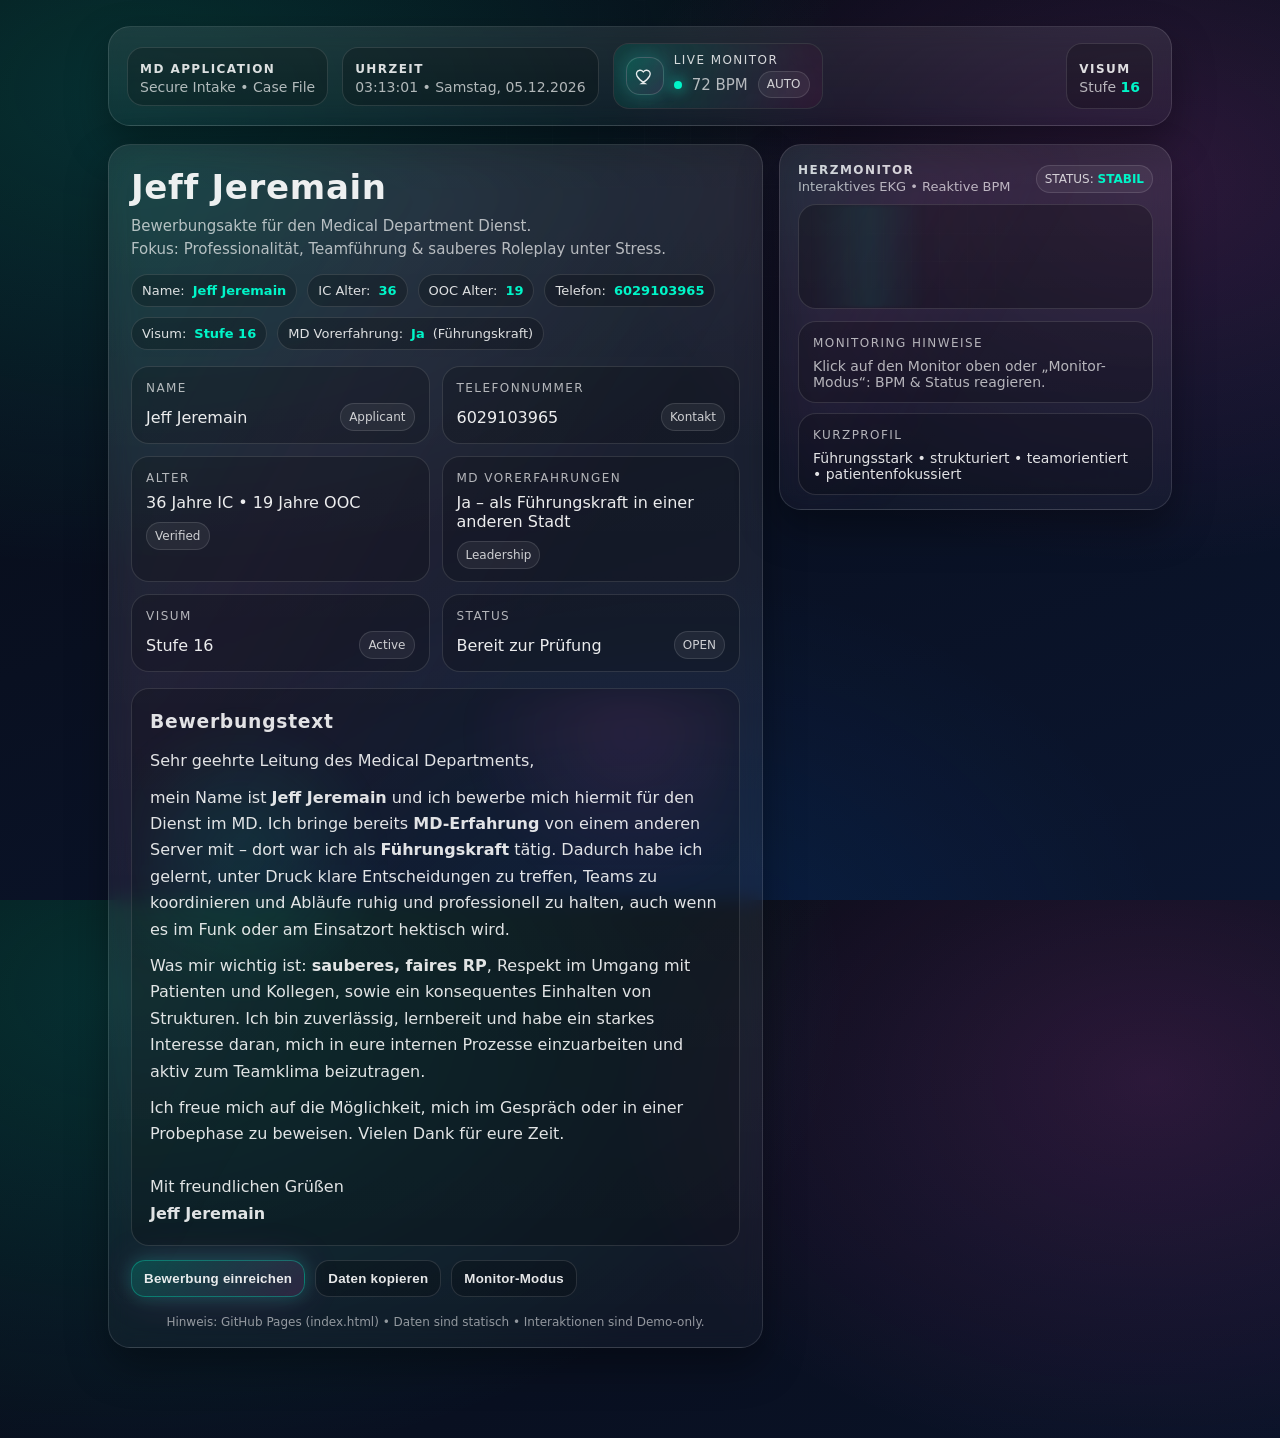
<file: index.html>
<!DOCTYPE html>
<html lang="de">
<head>
  <meta charset="UTF-8" />
  <meta name="viewport" content="width=device-width, initial-scale=1.0"/>
  <meta name="color-scheme" content="dark" />
  <title>MD Bewerbung – Jeff Jeremain</title>

  <style>
    :root{
      --bg1:#070A12;
      --bg2:#0B1630;

      --card: rgba(255,255,255,.06);
      --card2: rgba(255,255,255,.09);

      --text: rgba(255,255,255,.92);
      --muted: rgba(255,255,255,.68);

      --accent:#00f5c8;
      --accent2:#ff4fd8;
      --danger:#ff3b6a;

      --radius: 22px;
      --shadow: 0 18px 40px rgba(0,0,0,.35);
      --stroke: 1px solid rgba(255,255,255,.12);
      --strokeStrong: 1px solid rgba(255,255,255,.16);

      --glowSoft: 0 0 18px rgba(0,245,200,.22), 0 0 42px rgba(255,79,216,.14);
      --glowHard: 0 0 18px rgba(0,245,200,.35);
    }

    *{ box-sizing:border-box; }
    html,body{ height:100%; }
    body{
      margin:0;
      color:var(--text);
      font-family: ui-sans-serif, system-ui, -apple-system, Segoe UI, Roboto, Arial, "Apple Color Emoji","Segoe UI Emoji";
      background:
        radial-gradient(1200px 800px at 10% 10%, rgba(0,245,200,.16), transparent 60%),
        radial-gradient(1000px 700px at 90% 20%, rgba(255,79,216,.14), transparent 55%),
        radial-gradient(900px 700px at 50% 110%, rgba(0,120,255,.12), transparent 60%),
        linear-gradient(160deg, var(--bg1), var(--bg2));
      overflow-x:hidden;
    }

    /* Subtle grid */
    body:before{
      content:"";
      position:fixed; inset:0;
      background-image:
        linear-gradient(rgba(255,255,255,.04) 1px, transparent 1px),
        linear-gradient(90deg, rgba(255,255,255,.04) 1px, transparent 1px);
      background-size: 46px 46px;
      mask-image: radial-gradient(420px 420px at 50% 20%, rgba(0,0,0,.9), transparent 70%);
      pointer-events:none;
      opacity:.52;
    }

    .wrap{
      max-width:1100px;
      margin: 0 auto;
      padding: 26px 18px 90px;
    }

    /* Top HUD */
    .hud{
      display:flex;
      gap:14px;
      align-items:stretch;
      justify-content:space-between;
      flex-wrap:wrap;
      padding:16px 18px;
      border:var(--stroke);
      border-radius: var(--radius);
      background: linear-gradient(180deg, rgba(255,255,255,.085), rgba(255,255,255,.03));
      box-shadow: var(--shadow);
      backdrop-filter: blur(10px);
      -webkit-backdrop-filter: blur(10px);
    }

    .hud-left{
      display:flex; gap:14px; align-items:center; flex-wrap:wrap;
    }

    .badge{
      display:flex; gap:10px; align-items:center;
      padding: 10px 12px;
      border-radius: 16px;
      background: rgba(0,0,0,.22);
      border: var(--stroke);
    }

    .badge strong{
      letter-spacing:.12em;
      text-transform:uppercase;
      font-size:12px;
      color: rgba(255,255,255,.86);
    }
    .badge span{
      display:block;
      font-size:14px;
      color: var(--muted);
      margin-top:2px;
    }
    .badge b{ font-weight:800; }

    .clock{ min-width: 240px; }

    /* Pulse emblem */
    .pulse{
      display:flex; align-items:center; gap:10px;
      padding: 10px 12px;
      border-radius: 16px;
      background: rgba(0,0,0,.22);
      border: var(--stroke);
      position:relative;
      overflow:hidden;
      cursor:pointer;
    }
    .pulse:after{
      content:"";
      position:absolute; inset:-80px -120px;
      background:
        radial-gradient(circle at 30% 40%, rgba(0,245,200,.30), transparent 55%),
        radial-gradient(circle at 70% 60%, rgba(255,79,216,.18), transparent 55%);
      filter: blur(18px);
      opacity:.55;
      pointer-events:none;
      transform: translateZ(0);
    }

    .heart{
      width:38px; height:38px;
      border-radius: 14px;
      display:grid;
      place-items:center;
      background: linear-gradient(135deg, rgba(0,245,200,.14), rgba(255,79,216,.10));
      border: var(--strokeStrong);
      box-shadow: var(--glowSoft);
      position:relative;
      z-index:1;
    }
    .heart svg{ width:20px; height:20px; }

    .pulse-info{
      position:relative;
      z-index:1;
      line-height:1.1;
    }
    .pulse-info .label{
      font-size:12px;
      letter-spacing:.12em;
      text-transform:uppercase;
      color: rgba(255,255,255,.82);
    }
    .pulse-info .value{
      font-size:15px;
      color: var(--muted);
      margin-top:4px;
      display:flex; gap:10px; align-items:center;
    }

    .dot{
      width:8px; height:8px; border-radius:99px;
      background: var(--accent);
      box-shadow: 0 0 12px rgba(0,245,200,.6);
      animation: blink 1.2s infinite;
    }
    @keyframes blink{ 0%,100%{opacity:.35} 50%{opacity:1} }

    /* Main hero */
    .hero{
      margin-top:18px;
      display:grid;
      grid-template-columns: 1.25fr .75fr;
      gap:16px;
      align-items:start;
    }
    @media (max-width: 900px){
      .hero{ grid-template-columns:1fr; }
      .clock{ min-width: unset; }
    }

    .panel{
      border-radius: var(--radius);
      background: linear-gradient(180deg, rgba(255,255,255,.085), rgba(255,255,255,.03));
      border: var(--stroke);
      box-shadow: var(--shadow);
      backdrop-filter: blur(10px);
      -webkit-backdrop-filter: blur(10px);
      position:relative;
      overflow:hidden;
    }
    .panel:before{
      content:"";
      position:absolute; inset:-2px;
      background: linear-gradient(120deg, rgba(0,245,200,.22), rgba(255,79,216,.14), transparent 55%);
      opacity:.32;
      filter: blur(26px);
      pointer-events:none;
    }

    .panel-inner{
      position:relative;
      padding: 22px 22px 18px;
      z-index:1;
    }

    .title{
      display:flex; align-items:flex-start; justify-content:space-between; gap:10px; flex-wrap:wrap;
    }

    h1{
      margin:0;
      font-size: 34px;
      letter-spacing:.02em;
    }
    .subtitle{
      color: var(--muted);
      margin-top:8px;
      line-height:1.5;
      font-size:15px;
      max-width: 72ch;
    }

    .chips{
      display:flex; gap:10px; flex-wrap:wrap; margin-top:14px;
    }
    .chip{
      padding:8px 10px;
      border-radius: 999px;
      background: rgba(0,0,0,.22);
      border: var(--stroke);
      color: rgba(255,255,255,.86);
      font-size: 13px;
      display:flex; align-items:center; gap:8px;
    }
    .chip b{ color: var(--accent); font-weight:800; }

    /* Data cards */
    .data-grid{
      display:grid;
      grid-template-columns: 1fr 1fr;
      gap:12px;
      margin-top: 16px;
    }
    @media (max-width: 640px){
      .data-grid{ grid-template-columns:1fr; }
    }

    .data-card{
      background: rgba(0,0,0,.20);
      border: var(--stroke);
      border-radius: 18px;
      padding:14px 14px 12px;
      position:relative;
      overflow:hidden;
      transition: transform .18s ease, box-shadow .18s ease, border-color .18s ease;
    }
    .data-card:hover{
      transform: translateY(-2px);
      border-color: rgba(0,245,200,.22);
      box-shadow: 0 0 0 1px rgba(0,245,200,.12), 0 18px 35px rgba(0,0,0,.35);
    }
    .k{
      font-size:12px;
      letter-spacing:.12em;
      text-transform:uppercase;
      color: rgba(255,255,255,.68);
      margin-bottom:8px;
    }
    .v{
      font-size:16px;
      color: rgba(255,255,255,.92);
      display:flex;
      align-items:center;
      justify-content:space-between;
      gap:10px;
      flex-wrap:wrap;
    }
    .pill{
      font-size:12px;
      padding:6px 8px;
      border-radius:999px;
      border: var(--stroke);
      background: rgba(255,255,255,.06);
      color: rgba(255,255,255,.78);
    }

    /* EKG monitor */
    .monitor{ padding: 18px 18px 14px; }
    .monitor-top{
      display:flex;
      justify-content:space-between;
      align-items:center;
      gap:12px;
      margin-bottom:10px;
      flex-wrap:wrap;
    }
    .monitor-top .hdr{
      display:flex;
      flex-direction:column;
      gap:2px;
    }
    .monitor-top .hdr strong{
      letter-spacing:.12em;
      text-transform:uppercase;
      font-size:12px;
      color: rgba(255,255,255,.82);
    }
    .monitor-top .hdr span{
      color: var(--muted);
      font-size:13px;
    }

    .ekg-wrap{
      background: rgba(0,0,0,.26);
      border: var(--stroke);
      border-radius: 18px;
      padding: 10px 10px 4px;
      overflow:hidden;
      position:relative;
    }

    .ekg-wrap:before{
      content:"";
      position:absolute; inset:0;
      background:
        linear-gradient(rgba(255,255,255,.04) 1px, transparent 1px),
        linear-gradient(90deg, rgba(255,255,255,.04) 1px, transparent 1px);
      background-size: 28px 28px;
      opacity:.30;
      pointer-events:none;
      mask-image: radial-gradient(320px 220px at 40% 50%, rgba(0,0,0,1), transparent 72%);
    }

    svg{ width:100%; height:auto; display:block; position:relative; z-index:1; }

    .ekg-line{
      fill:none;
      stroke: var(--accent);
      stroke-width: 3.6;
      stroke-linecap: round;
      stroke-linejoin: round;
      filter: drop-shadow(0 0 10px rgba(0,245,200,.30));
      stroke-dasharray: 1200;
      stroke-dashoffset: 1200;
      animation: ekg 2.8s linear infinite;
    }
    @keyframes ekg { to { stroke-dashoffset: 0; } }

    .scan{
      position:absolute;
      top:0; bottom:0;
      width: 120px;
      background: linear-gradient(90deg, transparent, rgba(0,245,200,.14), transparent);
      filter: blur(2px);
      animation: scan 2.8s linear infinite;
      z-index:2;
      opacity:.55;
    }
    @keyframes scan{
      0%{ left:-140px; }
      100%{ left: calc(100% + 140px); }
    }

    .btns{
      display:flex; gap:10px; flex-wrap:wrap;
      margin-top: 14px;
    }
    .btn{
      cursor:pointer;
      user-select:none;
      padding: 10px 12px;
      border-radius: 14px;
      border: var(--stroke);
      background: rgba(0,0,0,.22);
      color: rgba(255,255,255,.9);
      font-weight:700;
      letter-spacing:.02em;
      transition: transform .15s ease, box-shadow .15s ease, border-color .15s ease;
    }
    .btn:hover{
      transform: translateY(-1px);
      border-color: rgba(0,245,200,.28);
      box-shadow: 0 12px 30px rgba(0,0,0,.35);
    }
    .btn.primary{
      background: linear-gradient(135deg, rgba(0,245,200,.18), rgba(255,79,216,.12));
      border-color: rgba(0,245,200,.32);
      box-shadow: var(--glowSoft);
    }
    .btn:active{ transform: translateY(0px) scale(.99); }

    /* Application text */
    .text{
      margin-top:16px;
      padding: 18px;
      border-radius: 18px;
      background: rgba(0,0,0,.20);
      border: var(--stroke);
      line-height:1.65;
      color: rgba(255,255,255,.88);
      position:relative;
      overflow:hidden;
    }
    .text:before{
      content:"";
      position:absolute; inset:-2px;
      background:
        radial-gradient(240px 240px at 18% 30%, rgba(0,245,200,.12), transparent 62%),
        radial-gradient(280px 280px at 82% 8%, rgba(255,79,216,.10), transparent 62%);
      opacity:.85;
      pointer-events:none;
      filter: blur(18px);
    }
    .text > *{ position:relative; z-index:1; }

    .footer{
      margin-top: 18px;
      text-align:center;
      color: rgba(255,255,255,.55);
      font-size: 12px;
    }

    .toast{
      position: fixed;
      left: 50%;
      bottom: 18px;
      transform: translateX(-50%);
      background: rgba(0,0,0,.55);
      border: var(--stroke);
      border-radius: 14px;
      padding: 10px 12px;
      color: rgba(255,255,255,.86);
      backdrop-filter: blur(10px);
      -webkit-backdrop-filter: blur(10px);
      box-shadow: var(--shadow);
      opacity:0;
      pointer-events:none;
      transition: opacity .2s ease, transform .2s ease;
      z-index: 50;
      max-width: min(820px, calc(100% - 24px));
      display:flex;
      gap:10px;
      align-items:flex-start;
    }
    .toast.show{
      opacity:1;
      transform: translateX(-50%) translateY(-4px);
    }
    .toast .mini-dot{
      width:10px; height:10px; border-radius:999px;
      margin-top:4px;
      background: var(--accent2);
      box-shadow: 0 0 14px rgba(255,79,216,.45);
      flex:0 0 auto;
    }
    .toast b{ color: rgba(255,255,255,.95); }

    /* Accessibility */
    :focus-visible{
      outline: 2px solid rgba(0,245,200,.65);
      outline-offset: 3px;
      border-radius: 14px;
    }

    /* Reduce motion */
    @media (prefers-reduced-motion: reduce){
      *{ scroll-behavior:auto !important; }
      .dot, .ekg-line, .scan{ animation:none !important; }
    }

    /* Print */
    @media print{
      body{ background:#fff; color:#111; }
      body:before{ display:none; }
      .hud, .panel, .data-card, .text, .toast{ box-shadow:none !important; backdrop-filter:none !important; }
      .btns, .toast, .scan{ display:none !important; }
      .panel:before, .text:before, .pulse:after{ display:none !important; }
      .chip, .pill{ border:1px solid #ccc !important; background:#f5f5f5 !important; color:#111 !important; }
    }
  </style>
</head>

<body>
  <div class="wrap">

    <div class="hud">
      <div class="hud-left">
        <div class="badge">
          <div>
            <strong>MD APPLICATION</strong>
            <span>Secure Intake • Case File</span>
          </div>
        </div>

        <div class="badge clock" aria-live="polite">
          <div>
            <strong>Uhrzeit</strong>
            <span id="clock">--:--:--</span>
          </div>
        </div>

        <!-- Click anywhere on the pulse block -->
        <div class="pulse" id="pulseBlock" title="Klick: Monitor-Modus wechseln" role="button" tabindex="0" aria-label="Monitor-Modus wechseln">
          <div class="heart" id="heartBox" aria-hidden="true">
            <svg viewBox="0 0 24 24" fill="none">
              <path d="M12 21s-7-4.35-9.5-8.9C.6 8.6 2.4 5.5 5.8 5.1c1.9-.2 3.2.8 4.2 2 1-1.2 2.3-2.2 4.2-2 3.4.4 5.2 3.5 3.3 7-2.5 4.55-9.5 8.9-9.5 8.9Z"
                stroke="rgba(255,255,255,.9)" stroke-width="1.6" />
            </svg>
          </div>

          <div class="pulse-info">
            <div class="label">Live Monitor</div>
            <div class="value">
              <span class="dot" id="statusDot"></span>
              <span><span id="bpm">--</span> BPM</span>
              <span class="pill" id="monitorMode">AUTO</span>
            </div>
          </div>
        </div>
      </div>

      <div class="badge">
        <div>
          <strong>VISUM</strong>
          <span>Stufe <b style="color:var(--accent); font-weight:900;">16</b></span>
        </div>
      </div>
    </div>

    <div class="hero">
      <!-- Left / main application -->
      <section class="panel" aria-label="Bewerbungsakte">
        <div class="panel-inner">
          <div class="title">
            <div>
              <h1>Jeff Jeremain</h1>
              <div class="subtitle">
                Bewerbungsakte für den Medical Department Dienst.<br/>
                Fokus: Professionalität, Teamführung & sauberes Roleplay unter Stress.
              </div>

              <!-- Quick chips (requested core data) -->
              <div class="chips" aria-label="Kurzinfos">
                <div class="chip">Name: <b>Jeff Jeremain</b></div>
                <div class="chip">IC Alter: <b>36</b></div>
                <div class="chip">OOC Alter: <b>19</b></div>
                <div class="chip">Telefon: <b>6029103965</b></div>
                <div class="chip">Visum: <b>Stufe 16</b></div>
                <div class="chip">MD Vorerfahrung: <b>Ja</b> (Führungskraft)</div>
              </div>
            </div>
          </div>

          <div class="data-grid" role="list" aria-label="Stammdaten">
            <div class="data-card" role="listitem">
              <div class="k">Name</div>
              <div class="v">
                <span>Jeff Jeremain</span>
                <span class="pill">Applicant</span>
              </div>
            </div>

            <div class="data-card" role="listitem">
              <div class="k">Telefonnummer</div>
              <div class="v">
                <span>6029103965</span>
                <span class="pill">Kontakt</span>
              </div>
            </div>

            <div class="data-card" role="listitem">
              <div class="k">Alter</div>
              <div class="v">
                <span>36 Jahre IC • 19 Jahre OOC</span>
                <span class="pill">Verified</span>
              </div>
            </div>

            <div class="data-card" role="listitem">
              <div class="k">MD Vorerfahrungen</div>
              <div class="v">
                <span>Ja – als Führungskraft in einer anderen Stadt</span>
                <span class="pill">Leadership</span>
              </div>
            </div>

            <div class="data-card" role="listitem">
              <div class="k">Visum</div>
              <div class="v">
                <span>Stufe 16</span>
                <span class="pill">Active</span>
              </div>
            </div>

            <div class="data-card" role="listitem">
              <div class="k">Status</div>
              <div class="v">
                <span id="caseState">Bereit zur Prüfung</span>
                <span class="pill" id="caseTag">OPEN</span>
              </div>
            </div>
          </div>

          <div class="text" id="applicationText">
            <h3 style="margin:0 0 10px; letter-spacing:.04em;">Bewerbungstext</h3>
            <p style="margin:0 0 10px;">
              Sehr geehrte Leitung des Medical Departments,
            </p>
            <p style="margin:0 0 10px;">
              mein Name ist <b>Jeff Jeremain</b> und ich bewerbe mich hiermit für den Dienst im MD.
              Ich bringe bereits <b>MD-Erfahrung</b> von einem anderen Server mit – dort war ich als <b>Führungskraft</b> tätig.
              Dadurch habe ich gelernt, unter Druck klare Entscheidungen zu treffen, Teams zu koordinieren und Abläufe ruhig und
              professionell zu halten, auch wenn es im Funk oder am Einsatzort hektisch wird.
            </p>
            <p style="margin:0 0 10px;">
              Was mir wichtig ist: <b>sauberes, faires RP</b>, Respekt im Umgang mit Patienten und Kollegen, sowie ein
              konsequentes Einhalten von Strukturen. Ich bin zuverlässig, lernbereit und habe ein starkes Interesse daran,
              mich in eure internen Prozesse einzuarbeiten und aktiv zum Teamklima beizutragen.
            </p>
            <p style="margin:0;">
              Ich freue mich auf die Möglichkeit, mich im Gespräch oder in einer Probephase zu beweisen.
              Vielen Dank für eure Zeit.
              <br><br>
              Mit freundlichen Grüßen<br>
              <b>Jeff Jeremain</b>
            </p>
          </div>

          <div class="btns" aria-label="Aktionen">
            <button class="btn primary" id="submitBtn">Bewerbung einreichen</button>
            <button class="btn" id="copyBtn">Daten kopieren</button>
            <button class="btn" id="pulseBtn">Monitor-Modus</button>
          </div>

          <div class="footer">
            Hinweis: GitHub Pages (index.html) • Daten sind statisch • Interaktionen sind Demo-only.
          </div>
        </div>
      </section>

      <!-- Right / monitor -->
      <aside class="panel monitor" aria-label="Herzmonitor">
        <div class="monitor-top">
          <div class="hdr">
            <strong>Herzmonitor</strong>
            <span>Interaktives EKG • Reaktive BPM</span>
          </div>
          <div class="pill">STATUS: <span id="statusText" style="color:var(--accent); font-weight:900;">STABIL</span></div>
        </div>

        <div class="ekg-wrap" id="ekgWrap">
          <div class="scan"></div>
          <svg viewBox="0 0 600 160" aria-label="EKG Anzeige">
            <path class="ekg-line"
              d="M0,90 L60,90 L85,90 L95,60 L110,120 L125,90 L175,90
                 L200,90 L215,70 L230,110 L245,90 L300,90
                 L325,90 L340,55 L355,128 L370,90 L430,90
                 L455,90 L470,72 L485,108 L500,90 L600,90" />
          </svg>
        </div>

        <div style="display:grid; gap:10px; margin-top:12px;">
          <div class="data-card">
            <div class="k">Monitoring Hinweise</div>
            <div class="v" style="justify-content:flex-start;">
              <span style="color:var(--muted); font-size:14px;">
                Klick auf den Monitor oben oder „Monitor-Modus“: BPM & Status reagieren.
              </span>
            </div>
          </div>

          <div class="data-card">
            <div class="k">Kurzprofil</div>
            <div class="v" style="justify-content:flex-start;">
              <span style="color:rgba(255,255,255,.88); font-size:14px;">
                Führungsstark • strukturiert • teamorientiert • patientenfokussiert
              </span>
            </div>
          </div>
        </div>
      </aside>
    </div>

  </div>

  <div class="toast" id="toast" role="status" aria-live="polite">
    <div class="mini-dot"></div>
    <div id="toastText">—</div>
  </div>

  <script>
    // Live clock (local browser time)
    const clockEl = document.getElementById('clock');
    function updateClock(){
      const now = new Date();
      const t = now.toLocaleTimeString('de-DE', { hour12:false });
      const d = now.toLocaleDateString('de-DE', { weekday:'long', year:'numeric', month:'2-digit', day:'2-digit' });
      clockEl.textContent = `${t} • ${d}`;
    }
    updateClock();
    setInterval(updateClock, 1000);

    // Toast helper
    const toast = document.getElementById('toast');
    const toastText = document.getElementById('toastText');
    let toastTimer = null;
    function showToast(html){
      toastText.innerHTML = html;
      toast.classList.add('show');
      clearTimeout(toastTimer);
      toastTimer = setTimeout(()=>toast.classList.remove('show'), 2600);
    }

    // Reactive heart monitor
    const bpmEl = document.getElementById('bpm');
    const statusText = document.getElementById('statusText');
    const statusDot = document.getElementById('statusDot');
    const heartBox = document.getElementById('heartBox');
    const monitorModeEl = document.getElementById('monitorMode');
    const caseState = document.getElementById('caseState');
    const caseTag = document.getElementById('caseTag');

    let modeIndex = 0;
    const modes = [
      { name: "AUTO",  min: 72, max: 92,  label:"STABIL", color:"var(--accent)", case:"Bereit zur Prüfung", tag:"OPEN" },
      { name: "FOCUS", min: 62, max: 78,  label:"RUHIG",  color:"var(--accent)", case:"In Bearbeitung",     tag:"REVIEW" },
      { name: "ALERT", min: 88, max: 118, label:"ALARM",  color:"var(--danger)", case:"Priorität hoch",      tag:"URGENT" }
    ];

    function randInt(min,max){ return Math.floor(Math.random()*(max-min+1))+min; }

    function applyMode(){
      const m = modes[modeIndex];
      monitorModeEl.textContent = m.name;
      statusText.textContent = m.label;
      statusText.style.color = m.color;

      // dot color
      statusDot.style.background = m.color;
      statusDot.style.boxShadow = `0 0 14px ${m.color}`;

      // adjust ekg speed
      const line = document.querySelector('.ekg-line');
      const scan = document.querySelector('.scan');
      const speed = m.name === "ALERT" ? 1.7 : (m.name === "FOCUS" ? 3.2 : 2.8);
      line.style.animationDuration = speed + "s";
      scan.style.animationDuration = speed + "s";

      // case state
      caseState.textContent = m.case;
      caseTag.textContent = m.tag;

      // push new bpm
      bpmEl.textContent = String(randInt(m.min, m.max));

      // heart pulse animation (light)
      heartBox.animate(
        [{ transform:"scale(1)" }, { transform:"scale(1.08)" }, { transform:"scale(1)" }],
        { duration: m.name === "ALERT" ? 420 : (m.name === "FOCUS" ? 650 : 520), iterations: 1, easing:"ease-in-out" }
      );
    }

    // keep bpm changing slightly
    setInterval(()=>{
      const m = modes[modeIndex];
      const cur = parseInt(bpmEl.textContent || "80", 10);
      const next = Math.max(m.min, Math.min(m.max, cur + randInt(-3, 4)));
      bpmEl.textContent = String(next);
    }, 900);

    // initial
    applyMode();

    function toggleMode(){
      modeIndex = (modeIndex + 1) % modes.length;
      applyMode();
      const m = modes[modeIndex];
      showToast(`<b>Monitor</b> umgestellt: <b>${m.name}</b> • Status: ${m.label}`);
    }

    document.getElementById('pulseBtn').addEventListener('click', toggleMode);
    document.getElementById('pulseBlock').addEventListener('click', toggleMode);
    document.getElementById('pulseBlock').addEventListener('keydown', (e)=>{
      if(e.key === "Enter" || e.key === " "){
        e.preventDefault();
        toggleMode();
      }
    });

    // Submit (visual only)
    document.getElementById('submitBtn').addEventListener('click', ()=>{
      const ref = `MD-${Math.floor(Math.random()*9000+1000)}`;
      showToast(`✅ <b>Bewerbung eingereicht</b> (Demo) • Fallnummer: <b>${ref}</b>`);
      caseState.textContent = "Eingereicht (Demo)";
      caseTag.textContent = "SENT";
    });

    // Copy data (includes required core data + application text)
    document.getElementById('copyBtn').addEventListener('click', async ()=>{
      const appText = document.getElementById('applicationText').innerText
        .replace(/\n{3,}/g, "\n\n")
        .trim();

      const text = [
        "MD Bewerbung",
        "Name: Jeff Jeremain",
        "Alter: 36 Jahre IC / 19 Jahre OOC",
        "Telefonnummer: 6029103965",
        "Visum Stufe: 16",
        "MD Vorerfahrungen: Ja – als Führungskraft in einer anderen Stadt",
        "",
        "Bewerbungstext:",
        appText
      ].join("\n");

      // Clipboard API + fallback
      try{
        await navigator.clipboard.writeText(text);
        showToast(`📋 <b>In Zwischenablage kopiert</b>`);
      }catch(e){
        // Fallback for restricted browsers
        const ta = document.createElement("textarea");
        ta.value = text;
        ta.style.position = "fixed";
        ta.style.left = "-9999px";
        document.body.appendChild(ta);
        ta.select();
        try{
          document.execCommand("copy");
          showToast(`📋 <b>In Zwischenablage kopiert</b> (Fallback)`);
        }catch(err){
          showToast(`⚠️ Kopieren nicht erlaubt (Browser).`);
        }
        document.body.removeChild(ta);
      }
    });
  </script>
</body>
</html>
</file>
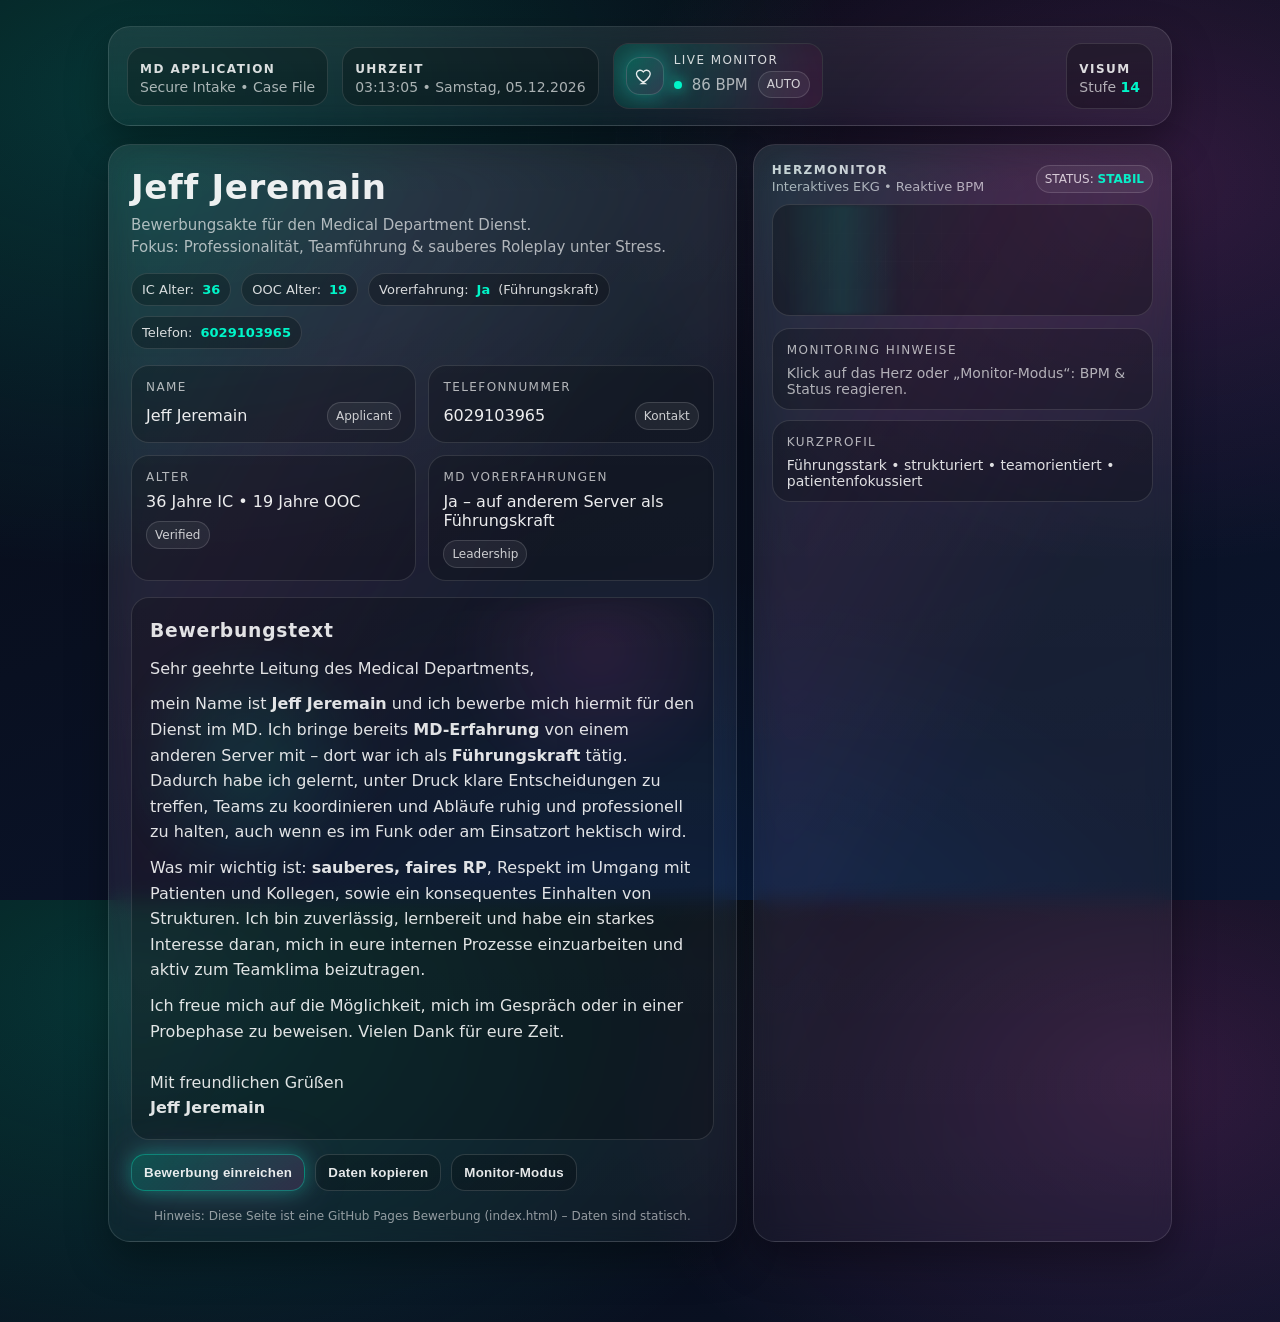
<file: índex.html>
<!DOCTYPE html>
<html lang="de">
<head>
  <meta charset="UTF-8" />
  <meta name="viewport" content="width=device-width, initial-scale=1.0"/>
  <title>MD Bewerbung – Jeff Jeremain</title>

  <style>
    :root{
      --bg1:#070A12;
      --bg2:#0B1630;
      --card: rgba(255,255,255,.06);
      --card2: rgba(255,255,255,.09);
      --text: rgba(255,255,255,.92);
      --muted: rgba(255,255,255,.65);
      --accent:#00f5c8;
      --accent2:#ff4fd8;
      --danger:#ff3b6a;
      --glow: 0 0 20px rgba(0,245,200,.35), 0 0 50px rgba(255,79,216,.18);
      --radius: 22px;
    }

    *{ box-sizing:border-box; }
    html,body{ height:100%; }
    body{
      margin:0;
      color:var(--text);
      font-family: ui-sans-serif, system-ui, -apple-system, Segoe UI, Roboto, Arial, "Apple Color Emoji","Segoe UI Emoji";
      background:
        radial-gradient(1200px 800px at 10% 10%, rgba(0,245,200,.18), transparent 60%),
        radial-gradient(1000px 700px at 90% 20%, rgba(255,79,216,.16), transparent 55%),
        radial-gradient(900px 700px at 50% 110%, rgba(0,120,255,.14), transparent 60%),
        linear-gradient(160deg, var(--bg1), var(--bg2));
      overflow-x:hidden;
    }

    /* Subtle grid */
    body:before{
      content:"";
      position:fixed; inset:0;
      background-image:
        linear-gradient(rgba(255,255,255,.04) 1px, transparent 1px),
        linear-gradient(90deg, rgba(255,255,255,.04) 1px, transparent 1px);
      background-size: 44px 44px;
      mask-image: radial-gradient(400px 400px at 50% 25%, rgba(0,0,0,.85), transparent 65%);
      pointer-events:none;
      opacity:.55;
    }

    .wrap{
      max-width:1100px;
      margin: 0 auto;
      padding: 26px 18px 80px;
    }

    /* Top HUD */
    .hud{
      display:flex;
      gap:14px;
      align-items:stretch;
      justify-content:space-between;
      flex-wrap:wrap;
      padding:16px 18px;
      border:1px solid rgba(255,255,255,.12);
      border-radius: var(--radius);
      background: linear-gradient(180deg, rgba(255,255,255,.08), rgba(255,255,255,.03));
      box-shadow: 0 18px 40px rgba(0,0,0,.35);
      backdrop-filter: blur(10px);
    }

    .hud-left{
      display:flex; gap:14px; align-items:center; flex-wrap:wrap;
    }

    .badge{
      display:flex; gap:10px; align-items:center;
      padding: 10px 12px;
      border-radius: 16px;
      background: rgba(0,0,0,.25);
      border: 1px solid rgba(255,255,255,.12);
    }

    .badge strong{
      letter-spacing:.12em;
      text-transform:uppercase;
      font-size:12px;
      color: rgba(255,255,255,.85);
    }
    .badge span{
      display:block;
      font-size:14px;
      color: var(--muted);
      margin-top:2px;
    }

    .clock{
      min-width: 220px;
    }

    /* Pulse emblem */
    .pulse{
      display:flex; align-items:center; gap:10px;
      padding: 10px 12px;
      border-radius: 16px;
      background: rgba(0,0,0,.25);
      border: 1px solid rgba(255,255,255,.12);
      position:relative;
      overflow:hidden;
    }
    .pulse:after{
      content:"";
      position:absolute; inset:-80px -120px;
      background: radial-gradient(circle at 30% 40%, rgba(0,245,200,.35), transparent 55%),
                  radial-gradient(circle at 70% 60%, rgba(255,79,216,.22), transparent 55%);
      filter: blur(18px);
      opacity:.6;
      pointer-events:none;
      transform: translateZ(0);
    }

    .heart{
      width:38px; height:38px;
      border-radius: 14px;
      display:grid;
      place-items:center;
      background: linear-gradient(135deg, rgba(0,245,200,.15), rgba(255,79,216,.12));
      border: 1px solid rgba(255,255,255,.14);
      box-shadow: var(--glow);
      position:relative;
      z-index:1;
    }
    .heart svg{ width:20px; height:20px; }
    .pulse-info{
      position:relative;
      z-index:1;
      line-height:1.1;
    }
    .pulse-info .label{
      font-size:12px;
      letter-spacing:.12em;
      text-transform:uppercase;
      color: rgba(255,255,255,.82);
    }
    .pulse-info .value{
      font-size:15px;
      color: var(--muted);
      margin-top:4px;
      display:flex; gap:10px; align-items:center;
    }
    .dot{
      width:8px; height:8px; border-radius:99px;
      background: var(--accent);
      box-shadow: 0 0 12px rgba(0,245,200,.6);
      animation: blink 1.2s infinite;
    }
    @keyframes blink{ 0%,100%{opacity:.35} 50%{opacity:1} }

    /* Main hero */
    .hero{
      margin-top:18px;
      display:grid;
      grid-template-columns: 1.2fr .8fr;
      gap:16px;
    }
    @media (max-width: 900px){
      .hero{ grid-template-columns:1fr; }
      .clock{ min-width: unset; }
    }

    .panel{
      border-radius: var(--radius);
      background: linear-gradient(180deg, rgba(255,255,255,.08), rgba(255,255,255,.03));
      border:1px solid rgba(255,255,255,.12);
      box-shadow: 0 18px 40px rgba(0,0,0,.35);
      backdrop-filter: blur(10px);
      position:relative;
      overflow:hidden;
    }
    .panel:before{
      content:"";
      position:absolute; inset:-2px;
      background: linear-gradient(120deg, rgba(0,245,200,.28), rgba(255,79,216,.18), transparent 55%);
      opacity:.35;
      filter: blur(24px);
      pointer-events:none;
    }

    .panel-inner{
      position:relative;
      padding: 22px 22px 18px;
      z-index:1;
    }

    .title{
      display:flex; align-items:flex-start; justify-content:space-between; gap:10px; flex-wrap:wrap;
    }

    h1{
      margin:0;
      font-size: 34px;
      letter-spacing:.02em;
    }
    .subtitle{
      color: var(--muted);
      margin-top:8px;
      line-height:1.45;
      font-size:15px;
      max-width: 70ch;
    }

    .chips{
      display:flex; gap:10px; flex-wrap:wrap; margin-top:14px;
    }
    .chip{
      padding:8px 10px;
      border-radius: 999px;
      background: rgba(0,0,0,.25);
      border:1px solid rgba(255,255,255,.12);
      color: rgba(255,255,255,.84);
      font-size: 13px;
      display:flex; align-items:center; gap:8px;
    }
    .chip b{ color: var(--accent); font-weight:700; }

    .right-stack{
      display:grid;
      gap:16px;
      align-content:start;
    }

    /* Data cards */
    .data-grid{
      display:grid;
      grid-template-columns: 1fr 1fr;
      gap:12px;
      margin-top: 16px;
    }
    @media (max-width: 640px){
      .data-grid{ grid-template-columns:1fr; }
    }

    .data-card{
      background: rgba(0,0,0,.22);
      border:1px solid rgba(255,255,255,.12);
      border-radius: 18px;
      padding:14px 14px 12px;
      position:relative;
      overflow:hidden;
      transition: transform .18s ease, box-shadow .18s ease;
    }
    .data-card:hover{
      transform: translateY(-2px);
      box-shadow: 0 0 0 1px rgba(0,245,200,.14), 0 18px 35px rgba(0,0,0,.35);
    }
    .k{
      font-size:12px;
      letter-spacing:.12em;
      text-transform:uppercase;
      color: rgba(255,255,255,.68);
      margin-bottom:8px;
    }
    .v{
      font-size:16px;
      color: rgba(255,255,255,.92);
      display:flex;
      align-items:center;
      justify-content:space-between;
      gap:10px;
      flex-wrap:wrap;
    }
    .pill{
      font-size:12px;
      padding:6px 8px;
      border-radius:999px;
      border:1px solid rgba(255,255,255,.14);
      background: rgba(255,255,255,.06);
      color: rgba(255,255,255,.78);
    }

    /* EKG monitor */
    .monitor{
      padding: 18px 18px 14px;
    }
    .monitor-top{
      display:flex;
      justify-content:space-between;
      align-items:center;
      gap:12px;
      margin-bottom:10px;
      flex-wrap:wrap;
    }
    .monitor-top .hdr{
      display:flex;
      flex-direction:column;
      gap:2px;
    }
    .monitor-top .hdr strong{
      letter-spacing:.12em;
      text-transform:uppercase;
      font-size:12px;
      color: rgba(255,255,255,.8);
    }
    .monitor-top .hdr span{
      color: var(--muted);
      font-size:13px;
    }

    .ekg-wrap{
      background: rgba(0,0,0,.28);
      border:1px solid rgba(255,255,255,.12);
      border-radius: 18px;
      padding: 10px 10px 4px;
      overflow:hidden;
      position:relative;
    }

    .ekg-wrap:before{
      content:"";
      position:absolute; inset:0;
      background:
        linear-gradient(rgba(255,255,255,.04) 1px, transparent 1px),
        linear-gradient(90deg, rgba(255,255,255,.04) 1px, transparent 1px);
      background-size: 28px 28px;
      opacity:.35;
      pointer-events:none;
      mask-image: radial-gradient(300px 200px at 35% 50%, rgba(0,0,0,1), transparent 70%);
    }

    svg{ width:100%; height:auto; display:block; position:relative; z-index:1; }

    .ekg-line{
      fill:none;
      stroke: var(--accent);
      stroke-width: 3.6;
      stroke-linecap: round;
      stroke-linejoin: round;
      filter: drop-shadow(0 0 10px rgba(0,245,200,.35));
      stroke-dasharray: 1200;
      stroke-dashoffset: 1200;
      animation: ekg 2.8s linear infinite;
    }
    @keyframes ekg { to { stroke-dashoffset: 0; } }

    .scan{
      position:absolute;
      top:0; bottom:0;
      width: 120px;
      background: linear-gradient(90deg, transparent, rgba(0,245,200,.16), transparent);
      filter: blur(2px);
      animation: scan 2.8s linear infinite;
      z-index:2;
      opacity:.65;
    }
    @keyframes scan{
      0%{ left:-140px; }
      100%{ left: calc(100% + 140px); }
    }

    .btns{
      display:flex; gap:10px; flex-wrap:wrap;
      margin-top: 14px;
    }
    .btn{
      cursor:pointer;
      user-select:none;
      padding: 10px 12px;
      border-radius: 14px;
      border:1px solid rgba(255,255,255,.14);
      background: rgba(0,0,0,.22);
      color: rgba(255,255,255,.9);
      font-weight:600;
      letter-spacing:.02em;
      transition: transform .15s ease, box-shadow .15s ease, border-color .15s ease;
    }
    .btn:hover{
      transform: translateY(-1px);
      border-color: rgba(0,245,200,.35);
      box-shadow: 0 12px 30px rgba(0,0,0,.35);
    }
    .btn.primary{
      background: linear-gradient(135deg, rgba(0,245,200,.18), rgba(255,79,216,.14));
      border-color: rgba(0,245,200,.35);
      box-shadow: var(--glow);
    }

    /* Application text */
    .text{
      margin-top:16px;
      padding: 18px;
      border-radius: 18px;
      background: rgba(0,0,0,.22);
      border:1px solid rgba(255,255,255,.12);
      line-height:1.6;
      color: rgba(255,255,255,.88);
      position:relative;
      overflow:hidden;
    }
    .text:before{
      content:"";
      position:absolute; inset:-2px;
      background: radial-gradient(220px 220px at 20% 30%, rgba(0,245,200,.14), transparent 60%),
                  radial-gradient(240px 240px at 80% 10%, rgba(255,79,216,.12), transparent 60%);
      opacity:.85;
      pointer-events:none;
      filter: blur(18px);
    }
    .text > *{ position:relative; z-index:1; }

    .footer{
      margin-top: 18px;
      text-align:center;
      color: rgba(255,255,255,.55);
      font-size: 12px;
    }

    .toast{
      position: fixed;
      left: 50%;
      bottom: 18px;
      transform: translateX(-50%);
      background: rgba(0,0,0,.55);
      border:1px solid rgba(255,255,255,.12);
      border-radius: 14px;
      padding: 10px 12px;
      color: rgba(255,255,255,.86);
      backdrop-filter: blur(10px);
      box-shadow: 0 18px 40px rgba(0,0,0,.35);
      opacity:0;
      pointer-events:none;
      transition: opacity .2s ease, transform .2s ease;
      z-index: 50;
      max-width: min(720px, calc(100% - 24px));
      display:flex;
      gap:10px;
      align-items:flex-start;
    }
    .toast.show{
      opacity:1;
      transform: translateX(-50%) translateY(-4px);
    }
    .toast .mini-dot{
      width:10px; height:10px; border-radius:999px;
      margin-top:4px;
      background: var(--accent2);
      box-shadow: 0 0 14px rgba(255,79,216,.55);
      flex:0 0 auto;
    }
    .toast b{ color: rgba(255,255,255,.92); }
  </style>
</head>

<body>
  <div class="wrap">

    <div class="hud">
      <div class="hud-left">
        <div class="badge">
          <div>
            <strong>MD APPLICATION</strong>
            <span>Secure Intake • Case File</span>
          </div>
        </div>

        <div class="badge clock" aria-live="polite">
          <div>
            <strong>Uhrzeit</strong>
            <span id="clock">--:--:--</span>
          </div>
        </div>

        <div class="pulse" title="Reaktives Monitoring (klickbar)">
          <div class="heart" id="heartBox" aria-hidden="true">
            <!-- heart icon -->
            <svg viewBox="0 0 24 24" fill="none">
              <path d="M12 21s-7-4.35-9.5-8.9C.6 8.6 2.4 5.5 5.8 5.1c1.9-.2 3.2.8 4.2 2 1-1.2 2.3-2.2 4.2-2 3.4.4 5.2 3.5 3.3 7-2.5 4.55-9.5 8.9-9.5 8.9Z"
                stroke="rgba(255,255,255,.9)" stroke-width="1.6" />
            </svg>
          </div>

          <div class="pulse-info">
            <div class="label">Live Monitor</div>
            <div class="value">
              <span class="dot" id="statusDot"></span>
              <span><span id="bpm">--</span> BPM</span>
              <span class="pill" id="monitorMode">AUTO</span>
            </div>
          </div>
        </div>
      </div>

      <div class="badge">
        <div>
          <strong>VISUM</strong>
          <span>Stufe <b style="color:var(--accent); font-weight:800;">14</b></span>
        </div>
      </div>
    </div>

    <div class="hero">
      <!-- Left / main application -->
      <section class="panel">
        <div class="panel-inner">
          <div class="title">
            <div>
              <h1>Jeff Jeremain</h1>
              <div class="subtitle">
                Bewerbungsakte für den Medical Department Dienst.<br/>
                Fokus: Professionalität, Teamführung & sauberes Roleplay unter Stress.
              </div>
              <div class="chips">
                <div class="chip">IC Alter: <b>36</b></div>
                <div class="chip">OOC Alter: <b>19</b></div>
                <div class="chip">Vorerfahrung: <b>Ja</b> (Führungskraft)</div>
                <div class="chip">Telefon: <b>6029103965</b></div>
              </div>
            </div>
          </div>

          <div class="data-grid" role="list">
            <div class="data-card" role="listitem">
              <div class="k">Name</div>
              <div class="v">
                <span>Jeff Jeremain</span>
                <span class="pill">Applicant</span>
              </div>
            </div>

            <div class="data-card" role="listitem">
              <div class="k">Telefonnummer</div>
              <div class="v">
                <span>6029103965</span>
                <span class="pill">Kontakt</span>
              </div>
            </div>

            <div class="data-card" role="listitem">
              <div class="k">Alter</div>
              <div class="v">
                <span>36 Jahre IC • 19 Jahre OOC</span>
                <span class="pill">Verified</span>
              </div>
            </div>

            <div class="data-card" role="listitem">
              <div class="k">MD Vorerfahrungen</div>
              <div class="v">
                <span>Ja – auf anderem Server als Führungskraft</span>
                <span class="pill">Leadership</span>
              </div>
            </div>
          </div>

          <div class="text">
            <h3 style="margin:0 0 10px; letter-spacing:.04em;">Bewerbungstext</h3>
            <p style="margin:0 0 10px;">
              Sehr geehrte Leitung des Medical Departments,
            </p>
            <p style="margin:0 0 10px;">
              mein Name ist <b>Jeff Jeremain</b> und ich bewerbe mich hiermit für den Dienst im MD.
              Ich bringe bereits <b>MD-Erfahrung</b> von einem anderen Server mit – dort war ich als <b>Führungskraft</b> tätig.
              Dadurch habe ich gelernt, unter Druck klare Entscheidungen zu treffen, Teams zu koordinieren und Abläufe ruhig und
              professionell zu halten, auch wenn es im Funk oder am Einsatzort hektisch wird.
            </p>
            <p style="margin:0 0 10px;">
              Was mir wichtig ist: <b>sauberes, faires RP</b>, Respekt im Umgang mit Patienten und Kollegen, sowie ein
              konsequentes Einhalten von Strukturen. Ich bin zuverlässig, lernbereit und habe ein starkes Interesse daran,
              mich in eure internen Prozesse einzuarbeiten und aktiv zum Teamklima beizutragen.
            </p>
            <p style="margin:0;">
              Ich freue mich auf die Möglichkeit, mich im Gespräch oder in einer Probephase zu beweisen.
              Vielen Dank für eure Zeit.
              <br><br>
              Mit freundlichen Grüßen<br>
              <b>Jeff Jeremain</b>
            </p>
          </div>

          <div class="btns">
            <button class="btn primary" id="submitBtn">Bewerbung einreichen</button>
            <button class="btn" id="copyBtn">Daten kopieren</button>
            <button class="btn" id="pulseBtn">Monitor-Modus</button>
          </div>

          <div class="footer">Hinweis: Diese Seite ist eine GitHub Pages Bewerbung (index.html) – Daten sind statisch.</div>
        </div>
      </section>

      <!-- Right / monitor -->
      <aside class="panel monitor">
        <div class="monitor-top">
          <div class="hdr">
            <strong>Herzmonitor</strong>
            <span>Interaktives EKG • Reaktive BPM</span>
          </div>
          <div class="pill">STATUS: <span id="statusText" style="color:var(--accent); font-weight:800;">STABIL</span></div>
        </div>

        <div class="ekg-wrap" id="ekgWrap">
          <div class="scan"></div>
          <svg viewBox="0 0 600 160" aria-label="EKG Anzeige">
            <path class="ekg-line"
              d="M0,90 L60,90 L85,90 L95,60 L110,120 L125,90 L175,90
                 L200,90 L215,70 L230,110 L245,90 L300,90
                 L325,90 L340,55 L355,128 L370,90 L430,90
                 L455,90 L470,72 L485,108 L500,90 L600,90" />
          </svg>
        </div>

        <div style="display:grid; gap:10px; margin-top:12px;">
          <div class="data-card">
            <div class="k">Monitoring Hinweise</div>
            <div class="v" style="justify-content:flex-start;">
              <span style="color:var(--muted); font-size:14px;">
                Klick auf das Herz oder „Monitor-Modus“: BPM & Status reagieren.
              </span>
            </div>
          </div>

          <div class="data-card">
            <div class="k">Kurzprofil</div>
            <div class="v" style="justify-content:flex-start;">
              <span style="color:rgba(255,255,255,.86); font-size:14px;">
                Führungsstark • strukturiert • teamorientiert • patientenfokussiert
              </span>
            </div>
          </div>
        </div>
      </aside>
    </div>

  </div>

  <div class="toast" id="toast" role="status" aria-live="polite">
    <div class="mini-dot"></div>
    <div id="toastText">—</div>
  </div>

  <script>
    // Live clock (local browser time)
    const clockEl = document.getElementById('clock');
    function updateClock(){
      const now = new Date();
      const t = now.toLocaleTimeString('de-DE', { hour12:false });
      const d = now.toLocaleDateString('de-DE', { weekday:'long', year:'numeric', month:'2-digit', day:'2-digit' });
      clockEl.textContent = `${t} • ${d}`;
    }
    updateClock();
    setInterval(updateClock, 1000);

    // Toast helper
    const toast = document.getElementById('toast');
    const toastText = document.getElementById('toastText');
    let toastTimer = null;
    function showToast(html){
      toastText.innerHTML = html;
      toast.classList.add('show');
      clearTimeout(toastTimer);
      toastTimer = setTimeout(()=>toast.classList.remove('show'), 2600);
    }

    // Reactive heart monitor
    const bpmEl = document.getElementById('bpm');
    const statusText = document.getElementById('statusText');
    const statusDot = document.getElementById('statusDot');
    const heartBox = document.getElementById('heartBox');
    const monitorModeEl = document.getElementById('monitorMode');

    let modeIndex = 0;
    const modes = [
      { name: "AUTO", min: 72, max: 92, label:"STABIL", color:"var(--accent)" },
      { name: "FOCUS", min: 62, max: 78, label:"RUHIG", color:"var(--accent)" },
      { name: "ALERT", min: 88, max: 118, label:"ALARM", color:"var(--danger)" }
    ];

    function randInt(min,max){ return Math.floor(Math.random()*(max-min+1))+min; }

    function applyMode(){
      const m = modes[modeIndex];
      monitorModeEl.textContent = m.name;
      statusText.textContent = m.label;
      statusText.style.color = m.color;

      // dot color
      statusDot.style.background = m.color;
      statusDot.style.boxShadow = `0 0 14px ${m.color}`;

      // adjust ekg speed
      const line = document.querySelector('.ekg-line');
      const scan = document.querySelector('.scan');
      const speed = m.name === "ALERT" ? 1.7 : (m.name === "FOCUS" ? 3.2 : 2.8);
      line.style.animationDuration = speed + "s";
      scan.style.animationDuration = speed + "s";

      // push new bpm
      const bpm = randInt(m.min, m.max);
      bpmEl.textContent = bpm.toString();

      // heart pulse animation
      heartBox.animate(
        [{ transform:"scale(1)" }, { transform:"scale(1.10)" }, { transform:"scale(1)" }],
        { duration: m.name === "ALERT" ? 420 : (m.name === "FOCUS" ? 650 : 520), iterations: 1, easing:"ease-in-out" }
      );
    }

    // keep bpm changing slightly
    setInterval(()=>{
      const m = modes[modeIndex];
      const cur = parseInt(bpmEl.textContent || "80", 10);
      const next = Math.max(m.min, Math.min(m.max, cur + randInt(-3, 4)));
      bpmEl.textContent = next.toString();
    }, 900);

    // initial
    applyMode();

    function toggleMode(){
      modeIndex = (modeIndex + 1) % modes.length;
      applyMode();
      showToast(`<b>Monitor</b> umgestellt: <b>${modes[modeIndex].name}</b> • Status: ${modes[modeIndex].label}`);
    }

    document.getElementById('pulseBtn').addEventListener('click', toggleMode);
    heartBox.addEventListener('click', toggleMode);

    // Submit (visual only)
    document.getElementById('submitBtn').addEventListener('click', ()=>{
      showToast(`✅ <b>Bewerbung eingereicht</b> (Demo) • Fallnummer: <b>MD-${Math.floor(Math.random()*9000+1000)}</b>`);
    });

    // Copy data
    const copyBtn = document.getElementById('copyBtn');
    copyBtn.addEventListener('click', async ()=>{
      const text = [
        "MD Bewerbung",
        "Name: Jeff Jeremain",
        "Alter: 36 Jahre IC / 19 Jahre OOC",
        "Telefonnummer: 6029103965",
        "Visum Stufe: 14",
        "MD Vorerfahrungen: Ja – auf anderem Server als Führungskraft"
      ].join("\n");

      try{
        await navigator.clipboard.writeText(text);
        showToast(`📋 <b>In Zwischenablage kopiert</b>`);
      }catch(e){
        showToast(`⚠️ Kopieren nicht erlaubt (Browser). Markiere den Text manuell.`);
      }
    });
  </script>
</body>
</html>
</file>
